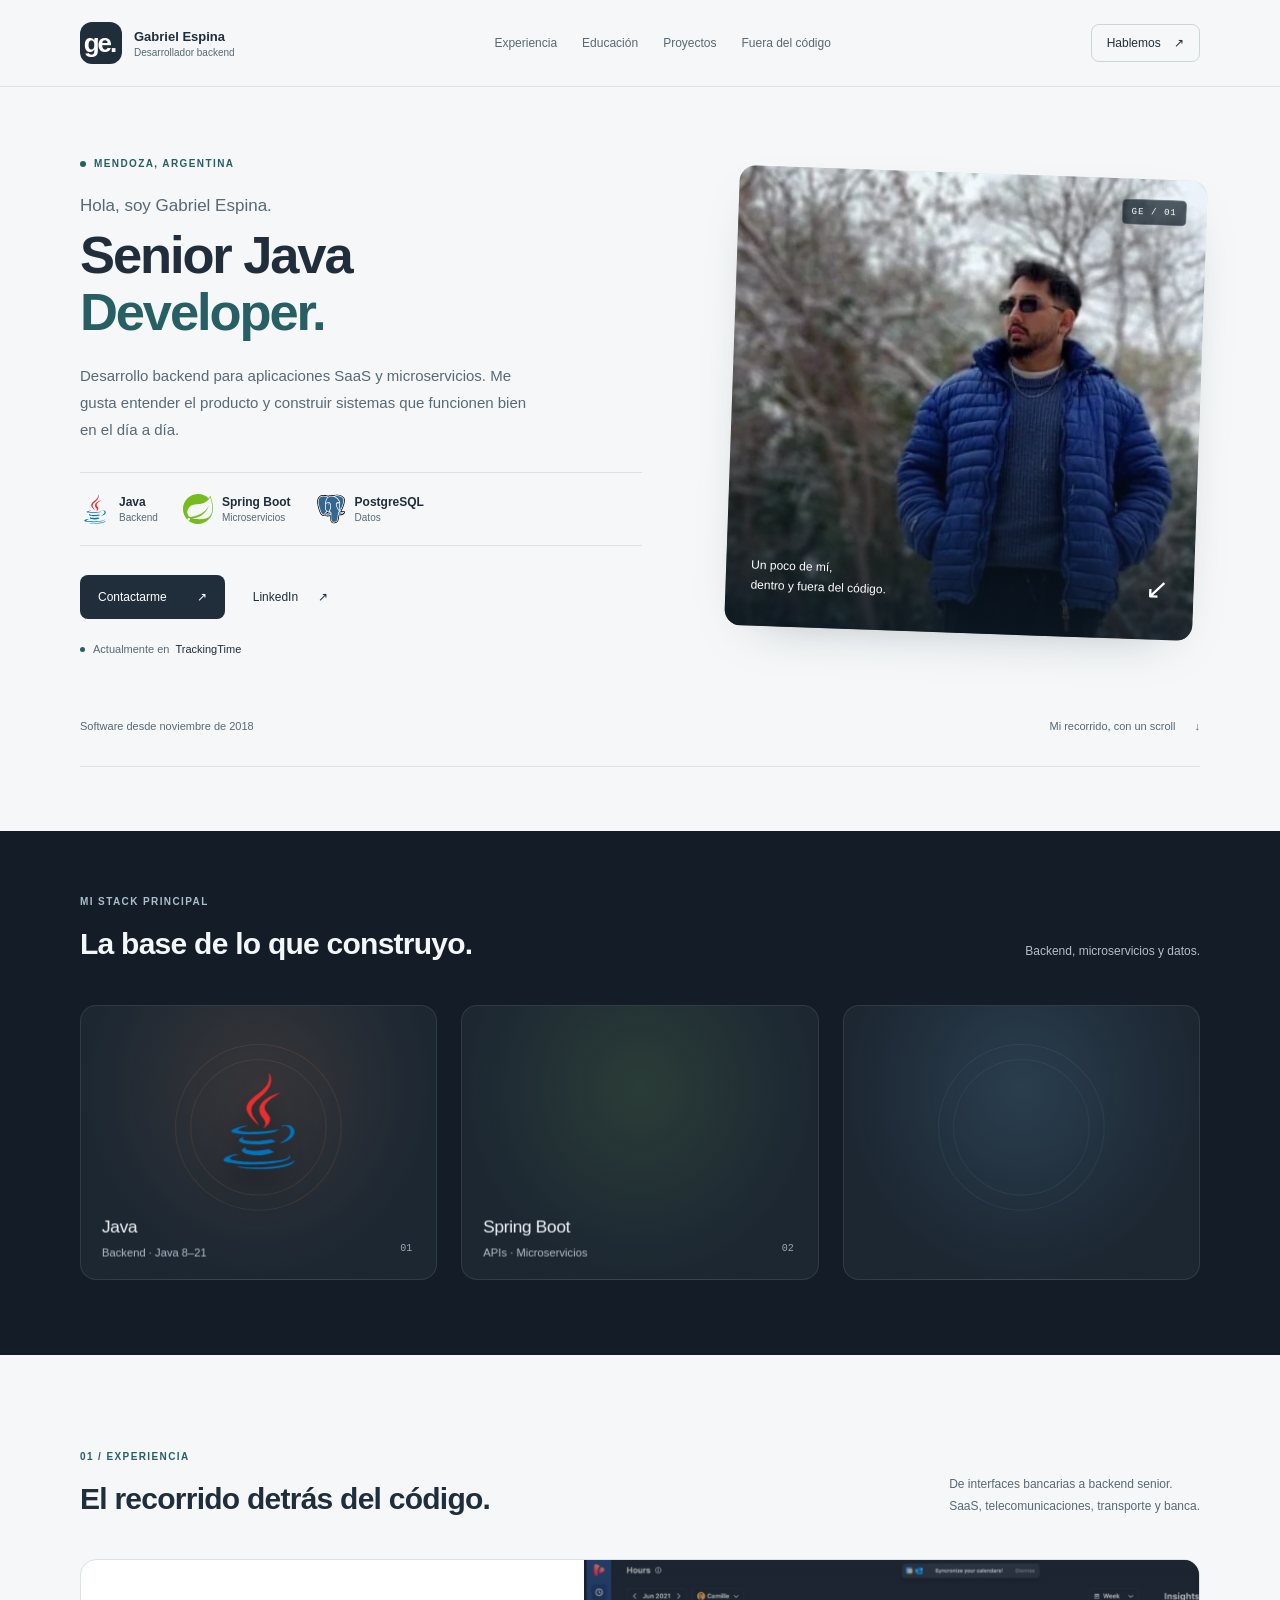
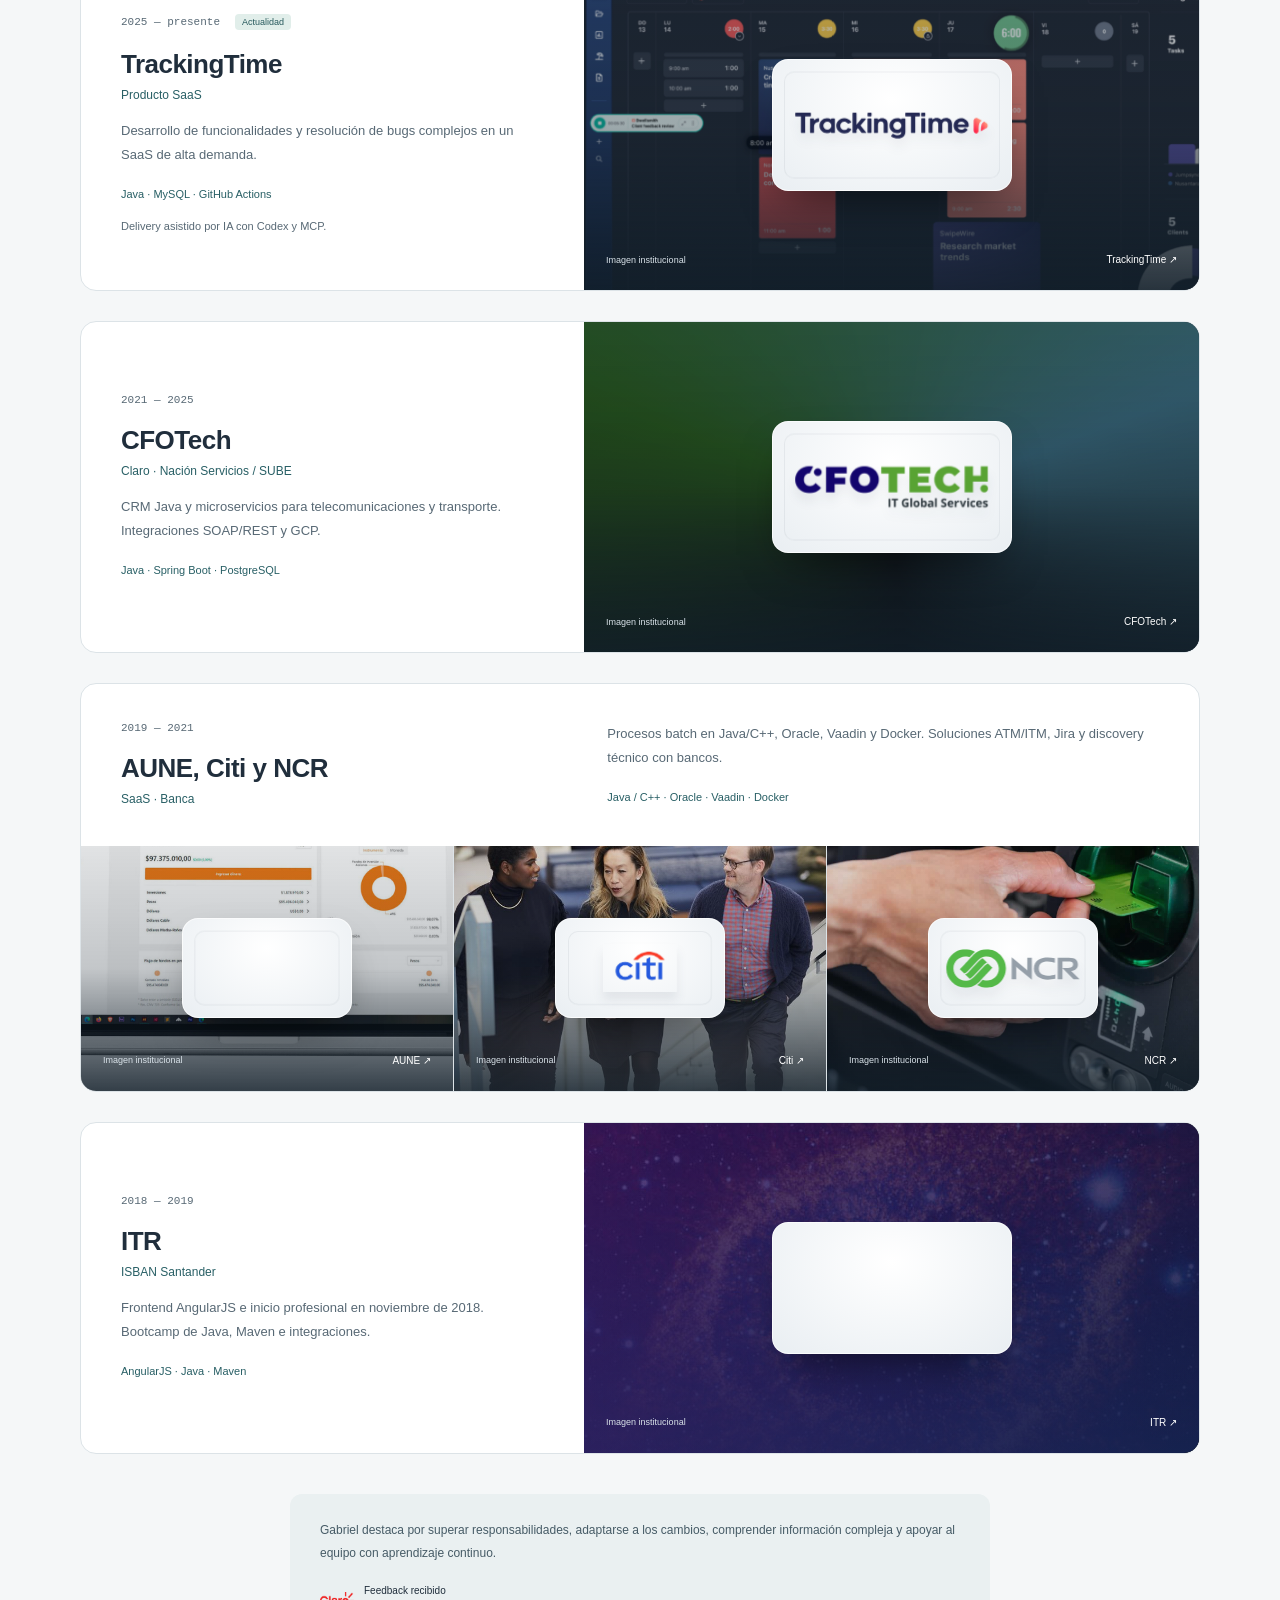
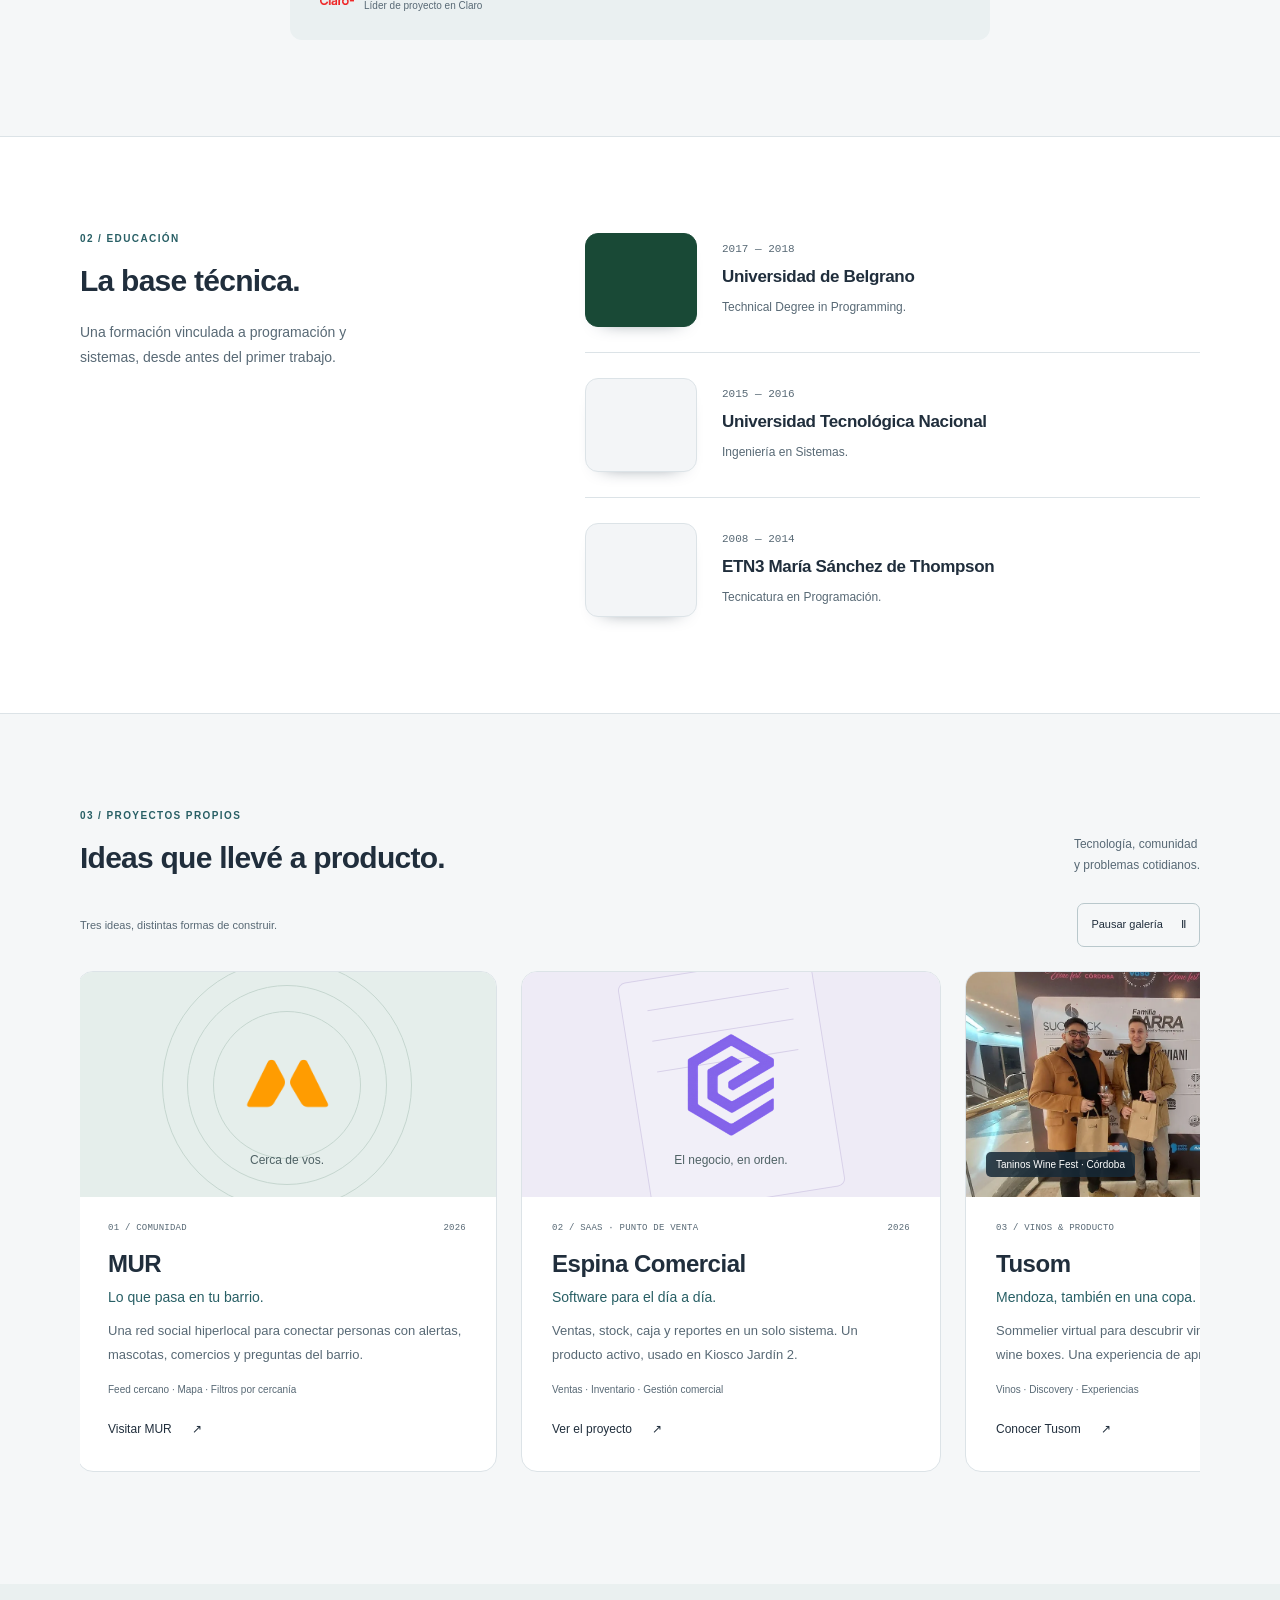
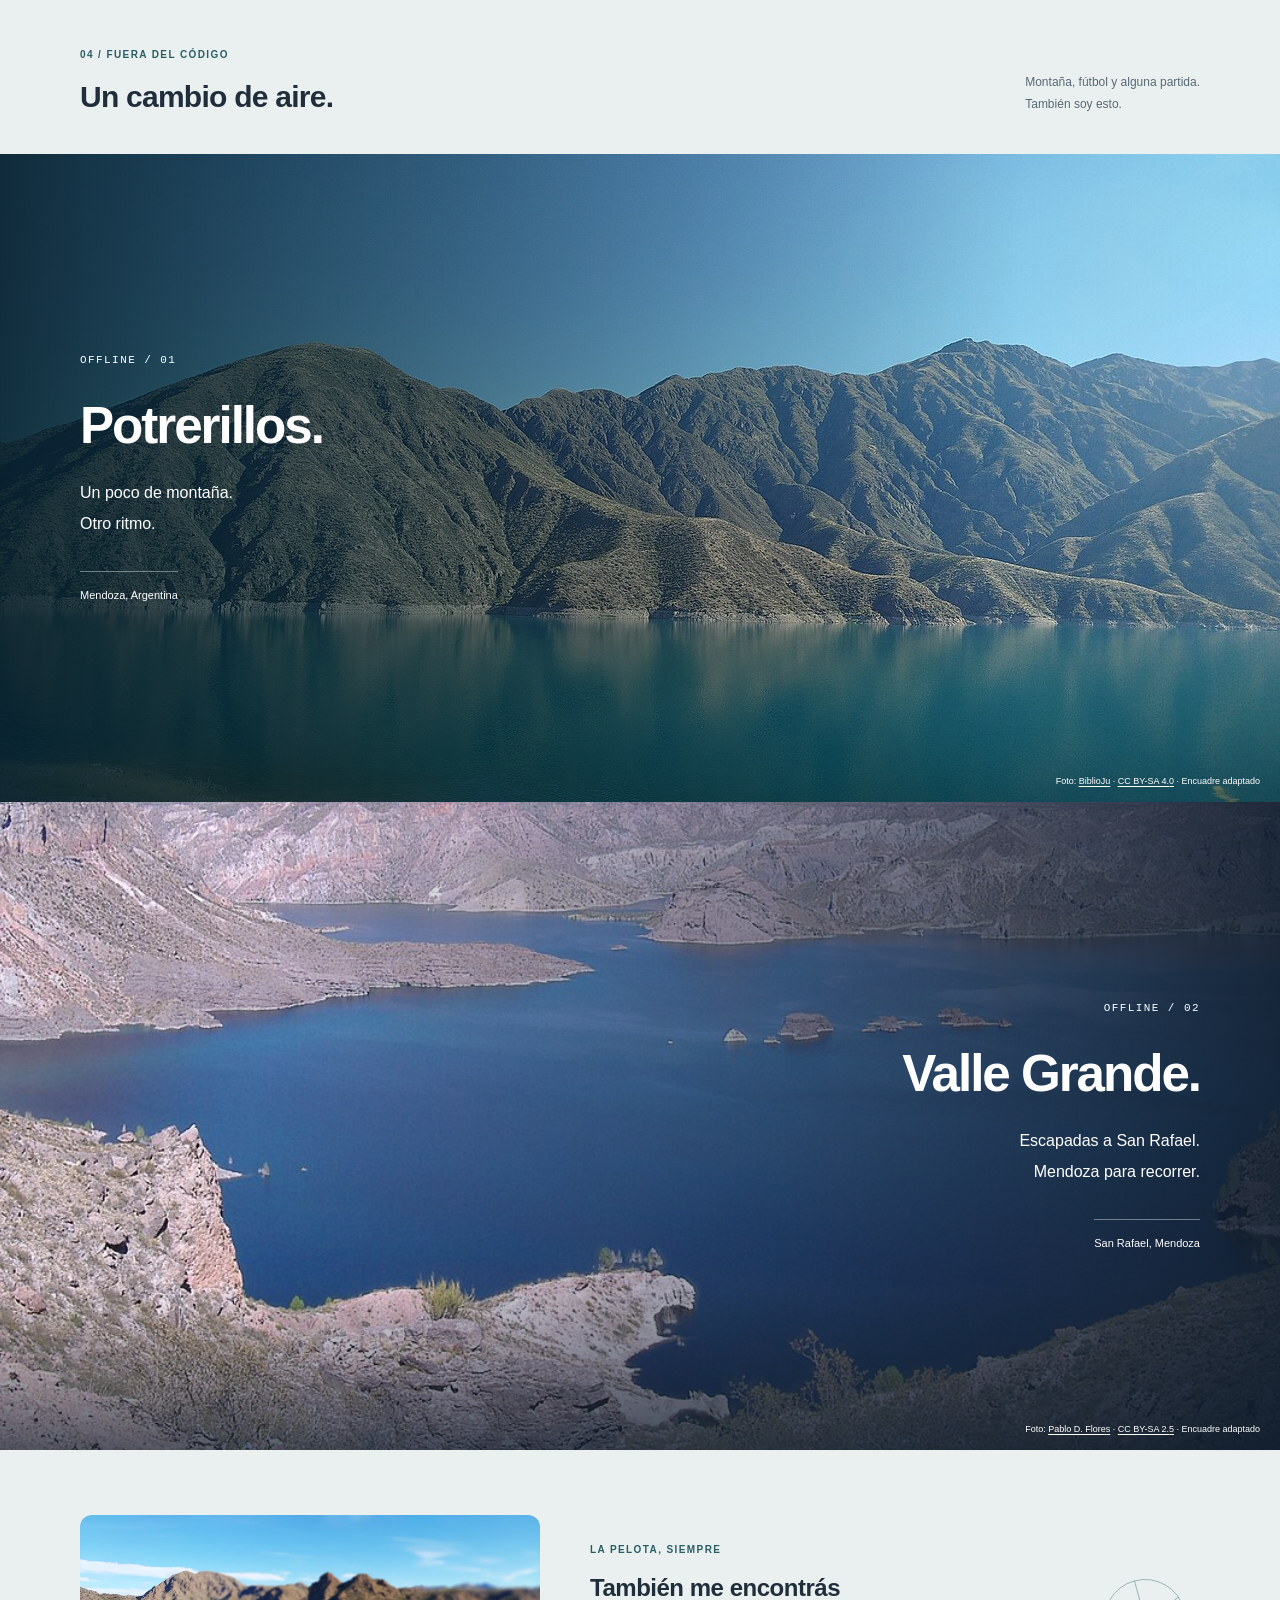
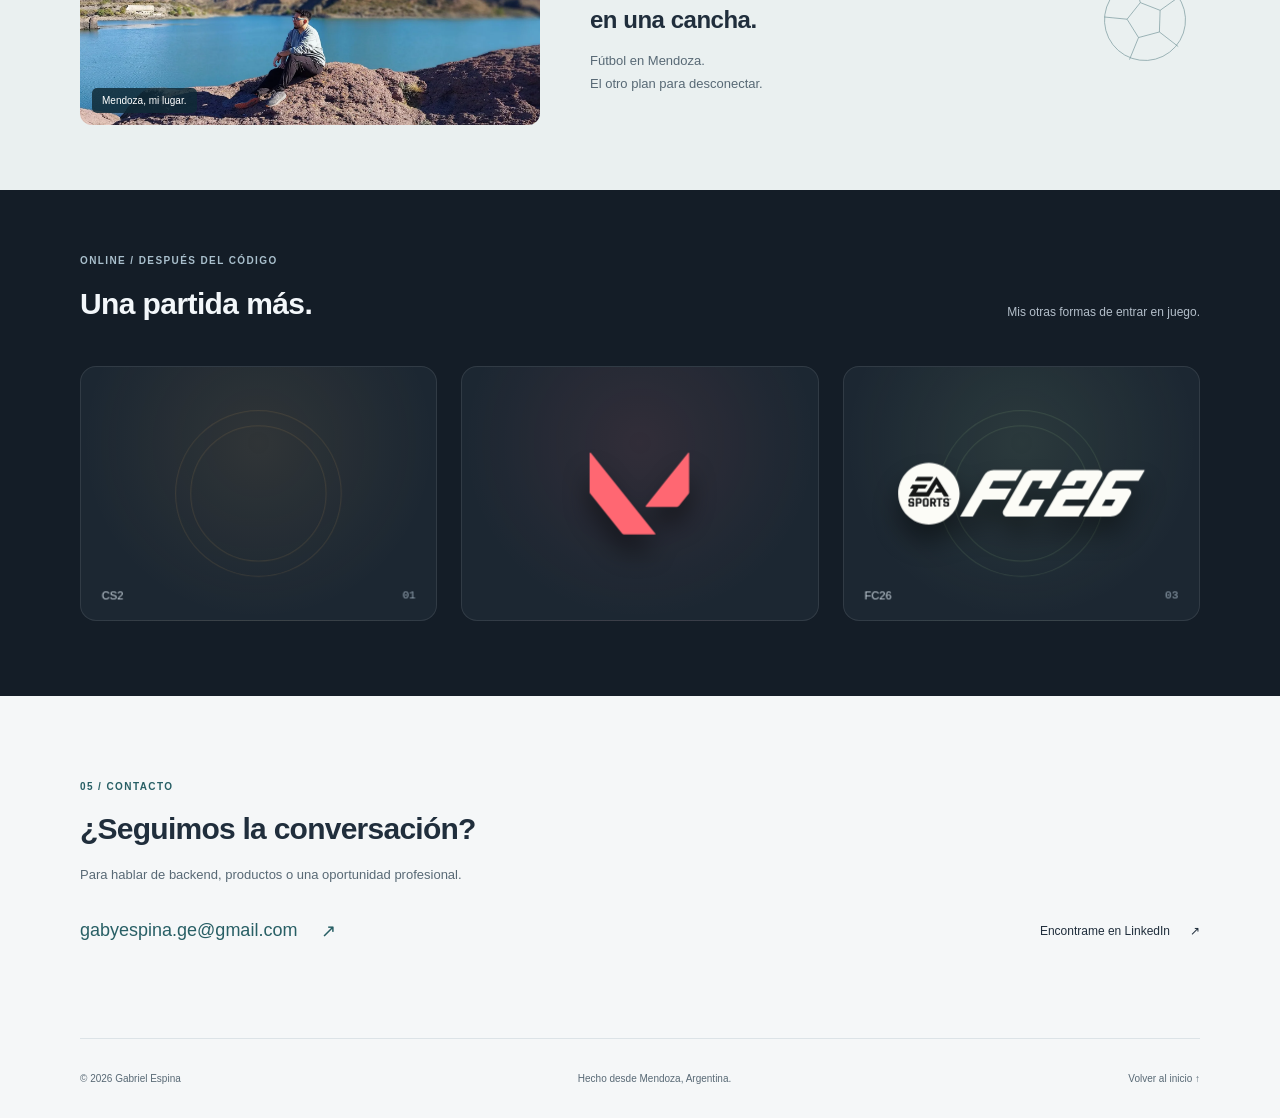
<file: index.html>
<!DOCTYPE html>
<html lang="es">
<head>
  <meta charset="UTF-8">
  <meta name="viewport" content="width=device-width, initial-scale=1">
  <meta name="description" content="Gabriel Espina, Senior Java Developer en Mendoza. Java, Spring Boot y PostgreSQL. Experiencia, educación, proyectos y un poco de la vida fuera del código.">
  <meta name="theme-color" content="#f5f7f8">
  <meta property="og:title" content="Gabriel Espina — Senior Java Developer">
  <meta property="og:description" content="Mi recorrido en backend, mis proyectos y mi vida en Mendoza. Java · Spring Boot · PostgreSQL.">
  <meta property="og:type" content="website">
  <meta property="og:image" content="assets/gabriel-espina-profile.jpg">
  <title>Gabriel Espina — Senior Java Developer</title>
  <link rel="icon" href="assets/favicon.svg" type="image/svg+xml">
  <link rel="preload" href="assets/gabriel-espina-profile.webp" as="image">
  <link rel="stylesheet" href="styles.css">
  <script src="app.js" defer></script>
</head>
<body>
  <a class="skip-link" href="#main">Saltar al contenido</a>
  <div class="reading-progress" aria-hidden="true"></div>
  <header class="site-header">
    <div class="header-inner container">
      <a class="brand" href="#inicio" aria-label="Gabriel Espina, inicio"><span class="brand-mark">ge.</span><span>Gabriel Espina<small>Desarrollador backend</small></span></a>
      <nav aria-label="Secciones del CV">
        <a href="#experiencia">Experiencia</a><a href="#educacion">Educación</a><a href="#proyectos">Proyectos</a><a href="#hobbies">Fuera del código</a>
      </nav>
      <a class="header-contact" href="#contacto">Hablemos <span aria-hidden="true">↗</span></a>
    </div>
  </header>
  <main id="main">
    <section class="hero container chapter" id="inicio" aria-labelledby="hero-title" data-chapter="Perfil">
      <div class="hero-copy">
        <p class="eyebrow"><span class="little-dot" aria-hidden="true"></span> Mendoza, Argentina</p>
        <p class="intro-name">Hola, soy Gabriel Espina.</p>
        <h1 id="hero-title">Senior Java <br><span>Developer.</span></h1>
        <p class="hero-description">Desarrollo backend para aplicaciones SaaS y microservicios. Me gusta entender el producto y construir sistemas que funcionen bien en el día a día.</p>
        <div class="core-stack" aria-label="Tecnologías principales">
          <div data-tilt><span class="stack-symbol tilt-surface"><img src="assets/java-logo.svg" alt="" width="32" height="32"></span><span>Java<small>Backend</small></span></div>
          <div data-tilt><span class="stack-symbol tilt-surface"><img src="assets/spring-logo.svg" alt="" width="32" height="32"></span><span>Spring Boot<small>Microservicios</small></span></div>
          <div data-tilt><span class="stack-symbol tilt-surface"><img src="assets/postgresql-logo.svg" alt="" width="32" height="32"></span><span>PostgreSQL<small>Datos</small></span></div>
        </div>
        <div class="hero-actions"><a class="button" href="mailto:gabyespina.ge@gmail.com">Contactarme <span aria-hidden="true">↗</span></a><a class="text-link" href="https://www.linkedin.com/in/gabiiespina" target="_blank" rel="noopener noreferrer">LinkedIn <span aria-hidden="true">↗</span><span class="sr-only"> (otra pestaña)</span></a></div>
        <p class="current-role"><span aria-hidden="true"></span> Actualmente en <strong>TrackingTime</strong></p>
      </div>
      <figure class="hero-photo">
        <img src="assets/gabriel-espina-profile.webp" alt="Gabriel Espina al aire libre, con campera azul" width="400" height="400" fetchpriority="high">
        <figcaption><span>Un poco de mí, <br><strong>dentro y fuera del código.</strong></span><span class="photo-coordinate" aria-hidden="true">↙</span></figcaption>
        <span class="photo-index" aria-hidden="true">GE / 01</span>
      </figure>
      <div class="hero-footer"><span>Software desde noviembre de 2018</span><a href="#experiencia">Mi recorrido, con un scroll <span aria-hidden="true">↓</span></a></div>
    </section>

    <section class="tech-section" id="tecnologias" aria-labelledby="tech-title"><div class="container">
      <div class="section-heading"><div><p class="eyebrow">Mi stack principal</p><h2 id="tech-title">La base de lo que construyo.</h2></div><p>Backend, microservicios y datos.</p></div>
      <div class="tech-logos">
        <article class="tech-tile java-tile" data-tilt><div class="game-face tech-face tilt-surface"><span class="game-orbit" aria-hidden="true"></span><img src="assets/java-logo.svg" alt="" width="100" height="100" loading="lazy"><div class="tech-caption"><h3>Java</h3><p>Backend · Java 8–21</p></div><span class="tech-index" aria-hidden="true">01</span></div></article>
        <article class="tech-tile spring-tile" data-tilt><div class="game-face tech-face tilt-surface"><span class="game-orbit" aria-hidden="true"></span><img src="assets/spring-logo.svg" alt="" width="100" height="100" loading="lazy"><div class="tech-caption"><h3>Spring Boot</h3><p>APIs · Microservicios</p></div><span class="tech-index" aria-hidden="true">02</span></div></article>
        <article class="tech-tile postgres-tile" data-tilt><div class="game-face tech-face tilt-surface"><span class="game-orbit" aria-hidden="true"></span><img src="assets/postgresql-logo.svg" alt="" width="100" height="100" loading="lazy"><div class="tech-caption"><h3>PostgreSQL</h3><p>Datos · Persistencia</p></div><span class="tech-index" aria-hidden="true">03</span></div></article>
      </div>
    </div></section>

    <section class="experience-section section container chapter" id="experiencia" aria-labelledby="experience-title" data-chapter="Experiencia">
      <div class="section-heading reveal"><div><p class="eyebrow">01 / Experiencia</p><h2 id="experience-title">El recorrido detrás del código.</h2></div><p>De interfaces bancarias a backend senior.<br>SaaS, telecomunicaciones, transporte y banca.</p></div>
      <div class="career-story">
        <article class="career-panel" data-step id="trabajo-trackingtime">
          <div class="career-copy reveal"><div class="entry-top"><p class="date">2025 — presente</p><span class="current-label">Actualidad</span></div><h3>TrackingTime</h3><p class="entry-context">Producto SaaS</p><p>Desarrollo de funcionalidades y resolución de bugs complejos en un SaaS de alta demanda.</p><p class="career-tools">Java · MySQL · GitHub Actions</p><p class="career-note">Delivery asistido por IA con Codex y MCP.</p></div>
          <figure class="employer-scene trackingtime-scene" data-parallax data-tilt>
  <img class="employer-image" src="assets/trackingtime-product.png" alt="Interfaz de seguimiento de horas publicada por TrackingTime" width="960" height="540" loading="lazy" decoding="async">
  <div class="employer-logo tilt-surface"><span class="employer-orbit" aria-hidden="true"></span><img src="assets/trackingtime-logo.svg" alt="TrackingTime" width="200" height="70" loading="lazy"></div>
  <figcaption><span>Imagen institucional</span><a href="https://trackingtime.co/" target="_blank" rel="noopener noreferrer" aria-label="TrackingTime, sitio oficial (otra pestaña)">TrackingTime <span aria-hidden="true">↗</span></a></figcaption>
</figure>
        </article>
        <article class="career-panel" data-step id="trabajo-cfotech">
          <div class="career-copy reveal"><p class="date">2021 — 2025</p><h3>CFOTech</h3><p class="entry-context">Claro · Nación Servicios / SUBE</p><p>CRM Java y microservicios para telecomunicaciones y transporte. Integraciones SOAP/REST y GCP.</p><p class="career-tools">Java · Spring Boot · PostgreSQL</p></div>
          <figure class="employer-scene cfotech-scene" data-parallax data-tilt>
  <img class="employer-image" src="assets/cfotech-banner.png" alt="Fondo de la identidad visual de CFOTech" width="960" height="540" loading="lazy" decoding="async">
  <div class="employer-logo tilt-surface"><span class="employer-orbit" aria-hidden="true"></span><img src="assets/cfotech-logo.png" alt="CFOTech" width="200" height="70" loading="lazy"></div>
  <figcaption><span>Imagen institucional</span><a href="https://www.cfotechlatam.com/" target="_blank" rel="noopener noreferrer" aria-label="CFOTech, sitio oficial (otra pestaña)">CFOTech <span aria-hidden="true">↗</span></a></figcaption>
</figure>
        </article>
        <article class="career-cluster" data-step id="trabajo-banca">
          <div class="career-copy reveal"><div><p class="date">2019 — 2021</p><h3>AUNE, Citi y NCR</h3><p class="entry-context">SaaS · Banca</p></div><div><p>Procesos batch en Java/C++, Oracle, Vaadin y Docker. Soluciones ATM/ITM, Jira y discovery técnico con bancos.</p><p class="career-tools">Java / C++ · Oracle · Vaadin · Docker</p></div></div>
          <div class="banking-scenes">
            <figure class="employer-scene aune-scene" data-parallax data-tilt>
  <img class="employer-image" src="assets/aune-banner.jpg" alt="Presentación de Virtual Broker en el sitio institucional de AUNE" width="960" height="540" loading="lazy" decoding="async">
  <div class="employer-logo tilt-surface"><span class="employer-orbit" aria-hidden="true"></span><img src="assets/aune-logo.png" alt="AUNE" width="200" height="70" loading="lazy"></div>
  <figcaption><span>Imagen institucional</span><a href="https://aunesa.com/" target="_blank" rel="noopener noreferrer" aria-label="AUNE, sitio oficial (otra pestaña)">AUNE <span aria-hidden="true">↗</span></a></figcaption>
</figure>
            <figure class="employer-scene citi-scene" data-parallax data-tilt>
  <img class="employer-image" src="assets/citi-banner.jpg" alt="Fotografía institucional publicada por Citi" width="960" height="540" loading="lazy" decoding="async">
  <div class="employer-logo tilt-surface"><span class="employer-orbit" aria-hidden="true"></span><img src="assets/citi-logo.jpg" alt="Citi" width="200" height="70" loading="lazy"></div>
  <figcaption><span>Imagen institucional</span><a href="https://www.citigroup.com/" target="_blank" rel="noopener noreferrer" aria-label="Citi, sitio oficial (otra pestaña)">Citi <span aria-hidden="true">↗</span></a></figcaption>
</figure>
            <figure class="employer-scene ncr-scene" data-parallax data-tilt>
  <img class="employer-image" src="assets/ncr-banner.jpg" alt="Cajero automático, imagen institucional de NCR Atleos" width="960" height="540" loading="lazy" decoding="async">
  <div class="employer-logo tilt-surface"><span class="employer-orbit" aria-hidden="true"></span><img src="assets/ncr-logo.svg" alt="NCR" width="200" height="70" loading="lazy"></div>
  <figcaption><span>Imagen institucional</span><a href="https://www.ncratleos.com/" target="_blank" rel="noopener noreferrer" aria-label="NCR, sitio oficial (otra pestaña)">NCR <span aria-hidden="true">↗</span></a></figcaption>
</figure>
          </div>
        </article>
        <article class="career-panel" data-step id="trabajo-itr">
          <div class="career-copy reveal"><p class="date">2018 — 2019</p><h3>ITR</h3><p class="entry-context">ISBAN Santander</p><p>Frontend AngularJS e inicio profesional en noviembre de 2018. Bootcamp de Java, Maven e integraciones.</p><p class="career-tools">AngularJS · Java · Maven</p></div>
          <figure class="employer-scene itr-scene" data-parallax data-tilt>
  <img class="employer-image" src="assets/itr-banner.jpg" alt="Imagen del universo utilizada en el sitio institucional de ITR" width="960" height="540" loading="lazy" decoding="async">
  <div class="employer-logo tilt-surface"><span class="employer-orbit" aria-hidden="true"></span><img src="assets/itr-logo.png" alt="ITR" width="200" height="70" loading="lazy"></div>
  <figcaption><span>Imagen institucional</span><a href="https://www.itrsa.com.ar/" target="_blank" rel="noopener noreferrer" aria-label="ITR, sitio oficial (otra pestaña)">ITR <span aria-hidden="true">↗</span></a></figcaption>
</figure>
        </article>
      </div>
      <figure class="feedback reveal"><blockquote>Gabriel destaca por superar responsabilidades, adaptarse a los cambios, comprender información compleja y apoyar al equipo con aprendizaje continuo.</blockquote><figcaption><img src="assets/claro-logo.png" alt="Claro" width="38" height="38" loading="lazy"><span>Feedback recibido<small>Líder de proyecto en Claro</small></span></figcaption></figure>
    </section>

    <section class="education-band chapter" id="educacion" aria-labelledby="education-title" data-chapter="Educación"><div class="section container education-layout">
      <div class="section-intro reveal"><p class="eyebrow">02 / Educación</p><h2 id="education-title">La base técnica.</h2><p>Una formación vinculada a programación y sistemas, desde antes del primer trabajo.</p></div>
      <div class="education-list">
        <article class="education-entry reveal" data-tilt><a class="institution-logo tilt-surface belgrano" href="https://ub.edu.ar/" target="_blank" rel="noopener noreferrer" aria-label="Universidad de Belgrano, sitio oficial (otra pestaña)"><img src="assets/ub-logo.svg" alt="" width="108" height="60" loading="lazy"></a><div><p class="date">2017 — 2018</p><h3>Universidad de Belgrano</h3><p>Technical Degree in Programming.</p></div></article>
        <article class="education-entry reveal" data-tilt><a class="institution-logo tilt-surface" href="https://utn.edu.ar/es/" target="_blank" rel="noopener noreferrer" aria-label="Universidad Tecnológica Nacional, sitio oficial (otra pestaña)"><img class="utn-mark" src="assets/utn-logo.svg" alt="" width="60" height="72" loading="lazy"></a><div><p class="date">2015 — 2016</p><h3>Universidad Tecnológica Nacional</h3><p>Ingeniería en Sistemas.</p></div></article>
        <article class="education-entry reveal" data-tilt><a class="institution-logo tilt-surface" href="https://www.msthompson.edu.ar/" target="_blank" rel="noopener noreferrer" aria-label="Escuela Técnica N° 3 María Sánchez de Thompson, sitio oficial (otra pestaña)"><img src="assets/thompson-logo.png" alt="" width="72" height="72" loading="lazy"></a><div><p class="date">2008 — 2014</p><h3>ETN3 María Sánchez de Thompson</h3><p>Tecnicatura en Programación.</p></div></article>
      </div>
    </div></section>

    <section class="projects-section section container chapter" id="proyectos" aria-labelledby="projects-title" data-chapter="Proyectos">
      <div class="section-heading reveal"><div><p class="eyebrow">03 / Proyectos propios</p><h2 id="projects-title">Ideas que llevé a producto.</h2></div><p>Tecnología, comunidad <br>y problemas cotidianos.</p></div>
      <div class="gallery-toolbar"><p>Tres ideas, distintas formas de construir.</p><button class="gallery-toggle" type="button" aria-pressed="false" aria-controls="project-gallery">Pausar galería <span aria-hidden="true">Ⅱ</span></button></div>
      <div class="project-gallery" id="project-gallery" role="region" aria-label="Galería de proyectos"><div class="project-track"><div class="project-group">
        <article class="project-card" id="mur" style="--index:0"><div class="project-art mur-art" data-tilt><div class="map-lines" aria-hidden="true"></div><img class="tilt-surface" src="assets/mur-logo.png" alt="MUR" width="180" height="150" loading="lazy"><span class="art-caption">Cerca de vos.</span></div><div class="project-copy"><div class="project-meta"><span>01 / Comunidad</span><span>2026</span></div><h3>MUR</h3><p class="project-lead">Lo que pasa en tu barrio.</p><p>Una red social hiperlocal para conectar personas con alertas, mascotas, comercios y preguntas del barrio.</p><p class="project-features">Feed cercano · Mapa · Filtros por cercanía</p><a class="text-link" href="https://mur.olvidaftech.com/" target="_blank" rel="noopener noreferrer">Visitar MUR <span aria-hidden="true">↗</span><span class="sr-only"> (otra pestaña)</span></a></div></article>
        <article class="project-card" id="espina-comercial" style="--index:1"><div class="project-art espina-art" data-tilt><div class="receipt-lines" aria-hidden="true"><span></span><span></span><span></span></div><img class="tilt-surface" src="assets/espina-comercial-logo.png" alt="Espina Comercial" width="160" height="150" loading="lazy"><span class="art-caption">El negocio, en orden.</span></div><div class="project-copy"><div class="project-meta"><span>02 / SaaS · Punto de venta</span><span>2026</span></div><h3>Espina Comercial</h3><p class="project-lead">Software para el día a día.</p><p>Ventas, stock, caja y reportes en un solo sistema. Un producto activo, usado en Kiosco Jardín 2.</p><p class="project-features">Ventas · Inventario · Gestión comercial</p><a class="text-link" href="https://www.espinacomercial.com/" target="_blank" rel="noopener noreferrer">Ver el proyecto <span aria-hidden="true">↗</span><span class="sr-only"> (otra pestaña)</span></a></div></article>
        <article class="project-card" id="tusom" style="--index:2"><div class="project-art tusom-art"><img src="assets/tusom-taninos-cordoba.webp" alt="Gabriel Espina en Taninos Wine Fest Córdoba" width="1100" height="825" loading="lazy"><img class="tusom-badge" src="assets/tusom-logo.png" alt="Tusom" width="64" height="64" loading="lazy"><span class="photo-tag">Taninos Wine Fest · Córdoba</span></div><div class="project-copy"><div class="project-meta"><span>03 / Vinos & producto</span></div><h3>Tusom</h3><p class="project-lead">Mendoza, también en una copa.</p><p>Sommelier virtual para descubrir vinos, bodegas, eventos y wine boxes. Una experiencia de aprendizaje de producto.</p><p class="project-features">Vinos · Discovery · Experiencias</p><a class="text-link" href="https://www.instagram.com/tusom.vinos/" target="_blank" rel="noopener noreferrer">Conocer Tusom <span aria-hidden="true">↗</span><span class="sr-only"> (Instagram, otra pestaña)</span></a></div></article>
      </div></div></div>
    </section>

    <section class="hobbies-band chapter" id="hobbies" aria-labelledby="hobbies-title" data-chapter="Fuera del código">
      <div class="section-heading container personal-heading"><div><p class="eyebrow">04 / Fuera del código</p><h2 id="hobbies-title">Un cambio de aire.</h2></div><p>Montaña, fútbol y alguna partida. <br>También soy esto.</p></div>
      <div class="landscape-scene" data-parallax>
        <img class="scene-image" src="assets/potrerillos.jpg" alt="El agua turquesa del embalse Potrerillos, rodeada de montañas" width="1280" height="960" loading="lazy" decoding="async">
        <div class="scene-content container"><p class="scene-kicker">Offline / 01</p><h3>Potrerillos.</h3><p>Un poco de montaña. <br>Otro ritmo.</p><span class="scene-location">Mendoza, Argentina</span></div>
        <p class="scene-credit">Foto: <a href="https://commons.wikimedia.org/wiki/File:Embalse_Potrerillos,_sobre_el_r%C3%ADo_Mendoza_01.jpg" target="_blank" rel="noopener noreferrer">BiblioJu</a> · <a href="https://creativecommons.org/licenses/by-sa/4.0/" target="_blank" rel="noopener noreferrer">CC BY-SA 4.0</a> · Encuadre adaptado</p>
      </div>
      <div class="landscape-scene valle-scene" data-parallax>
        <img class="scene-image" src="assets/valle-grande.jpg" alt="Vista panorámica del embalse Valle Grande y el cañón del Atuel" width="1280" height="646" loading="lazy" decoding="async">
        <div class="scene-content container"><p class="scene-kicker">Offline / 02</p><h3>Valle Grande.</h3><p>Escapadas a San Rafael. <br>Mendoza para recorrer.</p><span class="scene-location">San Rafael, Mendoza</span></div>
        <p class="scene-credit">Foto: <a href="https://commons.wikimedia.org/wiki/File:Embalse_Valle_Grande_(panorama).jpg" target="_blank" rel="noopener noreferrer">Pablo D. Flores</a> · <a href="https://creativecommons.org/licenses/by-sa/2.5/" target="_blank" rel="noopener noreferrer">CC BY-SA 2.5</a> · Encuadre adaptado</p>
      </div>
      <div class="personal-interlude container"><figure><img src="assets/gabriel-mendoza-landscape.webp" alt="Gabriel junto a un lago entre montañas en Mendoza" width="1680" height="756" loading="lazy"><figcaption>Mendoza, mi lugar.</figcaption></figure><div class="reveal"><p class="eyebrow">La pelota, siempre</p><h3>También me encontrás <br>en una cancha.</h3><p>Fútbol en Mendoza. <br>El otro plan para desconectar.</p></div><svg class="football" viewBox="0 0 100 100" fill="none" aria-hidden="true"><circle cx="50" cy="50" r="45"/><path d="m50 30 19 14-7 23H38l-7-23 19-14Zm0 0V5m19 39 24-9M62 67l16 21M38 67 22 88m9-44L7 35"/></svg></div>
      <div class="online-section"><div class="container"><div class="section-heading"><div><p class="eyebrow">Online / Después del código</p><h3>Una partida más.</h3></div><p>Mis otras formas de entrar en juego.</p></div>
        <div class="game-logos">
          <figure class="game-tile cs2-tile" data-tilt><div class="game-face tilt-surface"><span class="game-orbit" aria-hidden="true"></span><img src="assets/cs2-logo.svg" alt="Counter-Strike 2" width="220" height="105" loading="lazy"><figcaption><span>CS2</span><span aria-hidden="true">01</span></figcaption></div></figure>
          <figure class="game-tile valorant-tile" data-tilt><div class="game-face tilt-surface"><span class="game-orbit" aria-hidden="true"></span><img src="assets/valorant-logo.svg" alt="" width="110" height="110" loading="lazy"><figcaption><span>Valorant</span><span aria-hidden="true">02</span></figcaption></div></figure>
          <figure class="game-tile fc-tile" data-tilt><div class="game-face tilt-surface"><span class="game-orbit" aria-hidden="true"></span><img src="assets/fc26-logo.svg" alt="EA Sports FC26" width="240" height="110" loading="lazy"><figcaption><span>FC26</span><span aria-hidden="true">03</span></figcaption></div></figure>
        </div>
      </div></div>
    </section>
    <section class="contact-section container chapter" id="contacto" aria-labelledby="contact-title" data-chapter="Contacto"><div class="contact-copy reveal"><p class="eyebrow">05 / Contacto</p><h2 id="contact-title">¿Seguimos la conversación?</h2><p>Para hablar de backend, productos o una oportunidad profesional.</p><a class="email-link" href="mailto:gabyespina.ge@gmail.com">gabyespina.ge@gmail.com <span aria-hidden="true">↗</span></a></div><a class="contact-social text-link" href="https://www.linkedin.com/in/gabiiespina" target="_blank" rel="noopener noreferrer">Encontrame en LinkedIn <span aria-hidden="true">↗</span><span class="sr-only"> (otra pestaña)</span></a></section>
  </main>
  <footer class="site-footer container"><p>© <span id="current-year">2026</span> Gabriel Espina</p><span>Hecho desde Mendoza, Argentina.</span><a href="#inicio">Volver al inicio ↑</a></footer>
</body>
</html>
</file>
<file: styles.css>
:root {
  --bg: #f5f7f8;
  --surface: #fff;
  --ink: #202e3c;
  --muted: #586975;
  --accent: #285f65;
  --line: #dce3e7;
  --ease: cubic-bezier(.22,1,.36,1);
  font-family: 'Segoe UI', Arial, sans-serif;
  color: var(--ink);
  background: var(--bg);
  color-scheme: light;
}
* { box-sizing: border-box; }
html { scroll-behavior: smooth; scroll-padding-top: 108px; }
body { margin: 0; }
a { color: inherit; text-decoration: none; touch-action: manipulation; }
img { display: block; max-width: 100%; }
h1,h2,h3,p,figure { margin: 0; }
h1,h2,h3 { font-weight: 600; }
::selection { background: #cee2de; color: #183a3e; }
:focus-visible { outline: 2px solid var(--accent); outline-offset: 5px; }
.container { width: min(1120px, calc(100% - 96px)); margin-inline: auto; }
.sr-only { position: absolute; width: 1px; height: 1px; overflow: hidden; clip-path: inset(50%); white-space: nowrap; }
.skip-link { position: fixed; left: 12px; top: 8px; z-index: 100; padding: 12px; background: var(--ink); color: white; transform: translateY(-150%); }
.skip-link:focus { transform: none; }
.reading-progress { position: fixed; inset: 0 0 auto; height: 3px; background: var(--accent); transform: scaleX(var(--reading,0)); transform-origin: left; z-index: 51; pointer-events: none; }
.site-header { position: sticky; top: 0; z-index: 50; background: rgba(245,247,248,.96); border-bottom: 1px solid var(--line); }
.header-inner { min-height: 86px; display: flex; align-items: center; justify-content: space-between; gap: 25px; }
.brand { display: flex; align-items: center; gap: 12px; font-size: 13px; font-weight: 600; flex-shrink: 0; }
.brand-mark { font-size: 26px; letter-spacing: -2px; background: var(--ink); color: white; width: 42px; height: 42px; display: grid; place-items: center; border-radius: 12px; padding-right: 3px; }
.brand small { display: block; font-size: 10px; color: var(--muted); margin-top: 3px; font-weight: 400; }
nav { display: flex; gap: 25px; align-items: center; }
nav a { font-size: 12px; padding-block: 32px; position: relative; color: var(--muted); white-space: nowrap; }
nav a::after { content: ''; position: absolute; bottom: 19px; left: 0; right: 0; height: 2px; background: var(--accent); transform: scaleX(0); transform-origin: left; transition: transform .35s var(--ease); }
nav a:hover,nav a[aria-current] { color: var(--accent); }
nav a:hover::after,nav a[aria-current]::after { transform: scaleX(1); }
.header-contact { font-size: 12px; padding: 11px 15px; border: 1px solid #c9d7d9; border-radius: 8px; white-space: nowrap; }
.header-contact span { margin-left: 10px; }
.header-contact:hover { background: #e3ecec; }
.eyebrow { text-transform: uppercase; font-size: 10px; letter-spacing: .14em; font-weight: 600; color: var(--accent); display: flex; align-items: center; gap: 8px; }
.little-dot { width: 6px; height: 6px; border-radius: 50%; background: currentColor; display: inline-block; }
.hero { display: grid; grid-template-columns: 1.2fr 1fr; column-gap: 90px; padding-top: 64px; }
.hero-copy { padding-top: 7px; }
.intro-name { font-size: 17px; margin: 27px 0 11px; color: var(--muted); }
h1 { font-size: clamp(38px,4.1vw,54px); line-height: 1.08; letter-spacing: -.04em; }
h1 span { color: var(--accent); }
.hero-description { font-size: 15px; line-height: 1.8; color: var(--muted); max-width: 450px; margin-top: 22px; }
.core-stack { display: flex; gap: 25px; margin: 29px 0; padding-block: 21px; border-top: 1px solid var(--line); border-bottom: 1px solid var(--line); }
.core-stack>div { display: flex; gap: 9px; align-items: center; font-size: 12px; font-weight: 600; }
.core-stack small { display: block; font-size: 10px; font-weight: 400; color: var(--muted); margin-top: 3px; }
.stack-symbol { display: grid; place-items: center; width: 30px; height: 30px; flex-shrink: 0; }
.java { color: #ac492a; font-family: Georgia,serif; font-size: 25px; font-style: italic; }
.spring { color: #3b7044; }
.postgres { color: #3b6381; }
.hero-actions { display: flex; align-items: center; gap: 28px; }
.button { padding: 13px 18px; background: var(--ink); color: white; font-size: 12px; border-radius: 8px; display: inline-flex; align-items: center; gap: 30px; min-height: 44px; transition: background .25s,transform .35s var(--ease); }
.button:hover { background: var(--accent); transform: translateY(-2px); }
.text-link { font-size: 12px; display: inline-flex; gap: 20px; align-items: center; min-height: 44px; }
.text-link:hover { text-decoration: underline; text-underline-offset: 5px; }
.text-link span[aria-hidden],.button span,.email-link span { display: inline-block; transition: transform .35s var(--ease); }
.text-link:hover span[aria-hidden],.button:hover span,.email-link:hover span { transform: translate(2px,-2px); }
.current-role { display: flex; gap: 6px; align-items: center; font-size: 11px; margin-top: 24px; color: var(--muted); }
.current-role>span { width: 5px; height: 5px; background: var(--accent); border-radius: 50%; margin-right: 2px; }
.current-role strong { font-weight: 500; color: var(--ink); }
.hero-photo { position: relative; min-width: 0; align-self: center; height: 460px; border-radius: 16px; overflow: hidden; background: #d2dfe3; transform: rotate(2deg); box-shadow: 0 18px 55px -35px #24374780; }
.hero-photo>img { width: 100%; height: 100%; object-fit: cover; object-position: center 40%; transform: scale(1.06) translateY(var(--photo-shift,0px)); }
.hero-photo::after { content: ''; position: absolute; inset: 50% 0 0; background: linear-gradient(transparent,rgba(12,25,36,.8)); pointer-events: none; }
.hero-photo figcaption { position: absolute; inset: auto 25px 27px; display: flex; align-items: center; justify-content: space-between; color: white; z-index: 1; font-size: 12px; line-height: 1.65; }
.hero-photo strong { font-weight: 500; }
.photo-coordinate { font-size: 28px; }
.photo-index { position: absolute; top: 20px; right: 20px; background: rgba(16,30,40,.72); color: white; border: 1px solid #ffffff45; border-radius: 5px; padding: 7px 9px; font-family: monospace; font-size: 9px; letter-spacing: .12em; }
.hero-footer { grid-column: 1/-1; display: flex; align-items: center; justify-content: space-between; border-bottom: 1px solid var(--line); margin-top: 55px; padding-bottom: 24px; font-size: 11px; color: var(--muted); }
.hero-footer a { padding: 10px 0; }
.hero-footer a span { margin-left: 16px; }
.section { padding-block: 96px; }
h2 { font-size: 30px; line-height: 1.25; letter-spacing: -.025em; }
h3 { font-size: 20px; line-height: 1.35; letter-spacing: -.02em; }
.section-intro .eyebrow,.section-heading .eyebrow,.contact-copy .eyebrow { margin-bottom: 18px; }
.section-intro>p:not(.eyebrow) { font-size: 14px; line-height: 1.8; color: var(--muted); margin-top: 20px; max-width: 275px; }
.experience-section,.education-layout { display: grid; grid-template-columns: .8fr 1.2fr; gap: 95px; }
.sticky-intro { position: sticky; top: 140px; align-self: start; }
.experience-note { display: flex; align-items: center; gap: 18px; margin-top: 32px; font-size: 11px; line-height: 1.8; color: var(--muted); }
.note-symbol { width: 42px; height: 42px; border: 1px solid var(--line); border-radius: 10px; font-family: monospace; display: grid; place-items: center; font-size: 17px; color: var(--accent); }
.career-timeline { border-left: 1px solid #cad8da; padding-left: 32px; margin-top: 4px; }
.career-entry { position: relative; padding-bottom: 43px; }
.timeline-dot { position: absolute; top: 4px; left: -37px; width: 9px; height: 9px; border-radius: 50%; background: #b1c1c5; box-shadow: 0 0 0 6px var(--bg); transition: background .3s,box-shadow .3s; }
.career-entry.is-current .timeline-dot { background: var(--accent); box-shadow: 0 0 0 6px #e1ebec; }
.date { font-family: 'Courier New',monospace; font-size: 11px; color: var(--muted); }
.entry-top { display: flex; align-items: center; gap: 15px; }
.current-label { font-size: 9px; color: #27595c; padding: 3px 7px; border-radius: 4px; background: #e1eeea; }
.career-entry h3 { margin-top: 13px; }
.entry-context { color: var(--accent); font-size: 12px; margin-top: 6px; }
.career-entry>p:not(.date):not(.entry-context) { color: var(--muted); font-size: 13px; line-height: 1.8; margin-top: 13px; }
.career-entry .entry-footnote { font-size: 11px!important; }
.feedback { padding: 22px; background: #eaf0f1; border-radius: 12px; }
.feedback blockquote { margin: 0; font-size: 12px; line-height: 1.9; color: #465b66; }
.feedback figcaption { display: flex; gap: 10px; align-items: center; margin-top: 17px; font-size: 10px; }
.feedback figcaption img { object-fit: contain; width: 34px; height: 34px; }
.feedback small { display: block; color: var(--muted); font-size: 10px; margin-top: 4px; }
.education-band { background: #fff; border-block: 1px solid var(--line); }
.education-entry { display: flex; gap: 23px; padding: 25px 0; border-bottom: 1px solid var(--line); }
.education-entry:first-child { padding-top: 0; }
.education-entry:last-child { border-bottom: 0; padding-bottom: 0; }
.education-number { font: 10px 'Courier New',monospace; color: var(--accent); margin-top: 3px; }
.education-entry h3 { font-size: 17px; margin-top: 11px; }
.education-entry p:not(.date) { font-size: 12px; line-height: 1.7; margin-top: 8px; color: var(--muted); }
.section-heading { display: flex; align-items: flex-end; justify-content: space-between; gap: 30px; margin-bottom: 42px; }
.section-heading>p { font-size: 12px; line-height: 1.8; color: var(--muted); }
.project-card { display: grid; grid-template-columns: .9fr 1.1fr; border: 1px solid var(--line); border-radius: 16px; overflow: hidden; background: white; margin-bottom: 28px; box-shadow: 0 14px 35px -28px #263c4c65; scroll-margin-top: 140px; }
.project-card:last-child { margin-bottom: 0; }
.project-art { position: relative; min-height: 335px; display: flex; align-items: center; justify-content: center; overflow: hidden; }
.mur-art { background: #e5eeeb; }
.espina-art { background: #eeebf6; }
.project-art>img { position: relative; object-fit: contain; width: 150px; height: 130px; z-index: 1; }
.art-caption { position: absolute; bottom: 30px; left: 25px; right: 25px; text-align: center; font-size: 12px; color: #4f6265; z-index: 1; }
.map-lines { position: absolute; width: 250px; height: 250px; border: 1px solid #c5d6cf; border-radius: 50%; }
.map-lines::before,.map-lines::after { content: ''; position: absolute; border: 1px solid #c5d6cf; border-radius: 50%; inset: 24px; }
.map-lines::after { inset: 50px; }
.receipt-lines { position: absolute; width: 195px; height: 235px; border: 1px solid #d8d1e9; background: #ffffff30; transform: rotate(-9deg); border-radius: 8px; }
.receipt-lines span { display: block; height: 1px; background: #d8d1e9; margin: 30px 25px; }
.tusom-art>img { position: absolute; width: 100%; height: 100%; object-fit: cover; object-position: 30% center; }
.photo-tag { position: absolute; bottom: 20px; left: 20px; padding: 7px 10px; font-size: 10px; background: #172a38d9; color: white; border-radius: 5px; z-index: 2; }
.project-copy { padding: 35px 40px 27px; }
.project-meta { font-family: 'Courier New',monospace; font-size: 9px; color: var(--muted); display: flex; justify-content: space-between; gap: 15px; text-transform: uppercase; letter-spacing: .025em; margin-bottom: 23px; }
.project-copy h3 { font-size: 25px; }
.project-lead { font-size: 14px; margin: 9px 0 14px; color: var(--accent); }
.project-copy>p:not(.project-lead) { font-size: 13px; line-height: 1.8; color: var(--muted); }
.project-copy .project-features { font-size: 10px!important; margin: 15px 0 8px; }
.hobbies-band { background: #eaf0f0; }
.muted-heading { color: var(--muted); }
.personal-layout { display: grid; grid-template-columns: 1.35fr 1fr; align-items: center; gap: 50px; }
.landscape-photo { border-radius: 14px; overflow: hidden; position: relative; }
.landscape-photo img { height: 350px; width: 100%; object-fit: cover; object-position: 45% center; }
.landscape-photo figcaption { position: absolute; bottom: 18px; left: 18px; color: white; background: #162d3bcc; border: 1px solid #ffffff35; border-radius: 7px; padding: 10px 12px; font-size: 11px; display: flex; align-items: center; gap: 8px; }
.hobby { display: flex; gap: 18px; padding: 25px 0; border-bottom: 1px solid #cdd9da; }
.hobby:first-child { padding-top: 0; }
.hobby:last-child { border: 0; padding-bottom: 0; }
.hobby-icon { width: 40px; height: 40px; flex-shrink: 0; color: var(--accent); background: #dce7e5; border-radius: 10px; display: grid; place-items: center; }
.hobby-icon svg { width: 30px; height: 30px; }
.hobby h3 { font-size: 16px; }
.hobby p { color: var(--muted); font-size: 12px; line-height: 1.8; margin-top: 6px; }
.contact-section { padding-block: 85px; display: flex; align-items: flex-end; justify-content: space-between; gap: 35px; }
.contact-copy>p:not(.eyebrow) { color: var(--muted); font-size: 13px; line-height: 1.8; margin-top: 15px; }
.email-link { display: inline-flex; gap: 24px; align-items: center; margin-top: 23px; font-size: 18px; min-height: 44px; color: var(--accent); }
.email-link:hover { text-decoration: underline; text-underline-offset: 5px; }
.site-footer { display: flex; justify-content: space-between; align-items: center; gap: 20px; border-top: 1px solid var(--line); padding-block: 24px; font-size: 10px; color: var(--muted); }
.site-footer a { padding-block: 10px; }
@media (max-width: 1000px) {
  .container { width: calc(100% - 64px); }
  nav { gap: 17px; }
  .brand small { display: none; }
  .hero { gap: 45px; }
  .hero-photo { height: 405px; }
  .core-stack { gap: 17px; }
  .core-stack>div { gap: 6px; font-size: 11px; }
  .stack-symbol { width: 24px; height: 28px; }
  .experience-section,.education-layout { gap: 55px; }
  .project-copy { padding: 30px; }
  .personal-layout { gap: 30px; }
}
@media (max-width: 760px) {
  .container { width: calc(100% - 40px); }
  .header-inner { min-height: 70px; }
  .brand small { display: block; }
  nav { display: none; }
  .header-contact { font-size: 11px; }
  html { scroll-padding-top: 94px; }
  .hero { padding-top: 32px; gap: 26px; grid-template-columns: 1fr; }
  .hero-copy { padding-top: 0; }
  .hero .eyebrow { font-size: 9px; }
  .intro-name { font-size: 15px; margin-top: 23px; }
  h1 { font-size: 40px; }
  .hero-description { font-size: 14px; margin-top: 18px; }
  .core-stack { gap: 18px; margin-block: 23px; justify-content: space-between; padding-block: 18px; }
  .core-stack small { font-size: 9px; }
  .core-stack>div { font-size: 11px; gap: 7px; }
  .current-role { margin-top: 18px; }
  .hero-photo { height: 300px; width: 100%; transform: none; border-radius: 12px; }
  .hero-photo>img { object-position: center 32%; }
  .hero-photo figcaption { inset: auto 20px 20px; }
  .hero-footer { margin-top: 0; padding-bottom: 20px; font-size: 10px; align-items: flex-start; gap: 25px; }
  .hero-footer>span { max-width: 120px; line-height: 1.7; padding-top: 9px; }
  .hero-footer a { text-align: right; line-height: 1.7; max-width: 150px; }
  .hero-footer a span { margin-left: 5px; }
  .section { padding-block: 60px; }
  .experience-section,.education-layout { grid-template-columns: 1fr; gap: 35px; }
  .sticky-intro { position: static; }
  h2 { font-size: 26px; }
  h3 { font-size: 19px; }
  .section-intro h2 br { display: none; }
  .section-intro>p:not(.eyebrow) { max-width: 420px; font-size: 13px; margin-top: 15px; }
  .experience-note { margin-top: 20px; }
  .career-timeline { margin-left: 5px; padding-left: 25px; }
  .timeline-dot { left: -30px; }
  .career-entry { padding-bottom: 35px; }
  .career-entry>p:not(.date):not(.entry-context) { font-size: 13px; }
  .section-heading { display: block; margin-bottom: 28px; }
  .section-heading>p { margin-top: 16px; }
  .section-heading>p br { display: none; }
  .project-card { grid-template-columns: 1fr; border-radius: 12px; scroll-margin-top: 90px; }
  .project-art { min-height: 230px; }
  .project-copy { padding: 25px; }
  .project-copy h3 { font-size: 23px; }
  .project-meta { margin-bottom: 18px; }
  .project-copy .project-features { font-size: 10px!important; }
  .project-art>img { width: 130px; height: 105px; }
  .tusom-art>img { width: 100%; height: 100%; object-position: center 35%; }
  .art-caption { bottom: 23px; font-size: 11px; }
  .map-lines { width: 190px; height: 190px; }
  .receipt-lines { width: 155px; height: 180px; }
  .personal-layout { grid-template-columns: 1fr; gap: 30px; }
  .landscape-photo img { height: 270px; }
  .hobby { padding-block: 22px; }
  .contact-section { display: block; padding-block: 60px; }
  .email-link { font-size: 16px; gap: 15px; }
  .contact-social { margin-top: 15px; }
  .site-footer { flex-wrap: wrap; gap: 12px; font-size: 9px; }
  .site-footer>span { display: none; }
}
@media (min-width: 501px) and (max-width: 760px) {
  .hero { grid-template-columns: 1.15fr .85fr; gap: 24px; }
  .hero-photo { height: 330px; }
  .core-stack { flex-wrap: wrap; gap: 14px; justify-content: flex-start; }
}
@media (max-width: 500px) {
  .hero { display: grid; grid-template-columns: 1fr 100px; column-gap: 15px; }
  .hero-copy { grid-column: 1/-1; grid-row: 1; }
  .intro-name { max-width: calc(100% - 105px); }
  h1 { max-width: calc(100% - 102px); font-size: 36px; }
  .hero-photo { grid-column: 2; grid-row: 1; align-self: start; margin-top: 46px; height: 132px; border-radius: 11px; box-shadow: none; }
  .hero-photo>img { object-position: center center; transform: none; }
  .hero-photo::after,.hero-photo figcaption,.photo-index { display: none; }
  .hero-description { margin-top: 34px; }
  .hero-footer { grid-column: 1/-1; }
}
@media (max-width: 360px) {
  .container { width: calc(100% - 32px); }
  .brand { font-size: 12px; gap: 8px; }
  .brand-mark { width: 36px; height: 36px; border-radius: 10px; }
  .brand small { font-size: 9px; }
  .header-contact { padding: 9px 10px; }
  .hero { grid-template-columns: 1fr 85px; }
  h1 { font-size: 32px; max-width: calc(100% - 92px); }
  .intro-name { font-size: 13px; max-width: calc(100% - 92px); }
  .hero-photo { height: 123px; margin-top: 43px; }
  .core-stack { gap: 7px; }
  .stack-symbol { width: 20px; }
  .core-stack>div { gap: 4px; font-size: 10px; }
  .core-stack small { font-size: 8px; }
  .project-copy { padding: 22px; }
  .email-link { font-size: 15px; gap: 10px; }
}
@media (prefers-reduced-motion: reduce) {
  html { scroll-behavior: auto; }
  *,*::before,*::after { animation: none!important; transition: none!important; }
  .project-card,.sticky-intro { position: static; }
  .hero-photo>img { transform: none; }
  .button:hover,.text-link:hover span,.email-link:hover span { transform: none; }
}
@media print {
  .site-header,.reading-progress,.hero-actions,.hero-footer,.site-footer { display: none; }
  .container { width: 100%; }
  .section,.contact-section { padding-block: 25px; }
  .sticky-intro,.project-card { position: static; }
  .project-card,.career-entry,.education-entry { break-inside: avoid; }
}

/* Shared depth: only the artwork moves; hit areas and text stay still. */
[data-tilt] { perspective: 800px; }
.tilt-surface { transform: rotateX(var(--tilt-x,0deg)) rotateY(var(--tilt-y,0deg)); transition: transform .55s var(--ease),box-shadow .55s var(--ease); transform-style: preserve-3d; }
[data-tilt].is-tilting .tilt-surface { transition-duration: .16s; }
.stack-symbol img { width: 100%; height: 100%; object-fit: contain; }
.education-entry { align-items: center; gap: 25px; }
.institution-logo { width: 112px; height: 94px; flex: 0 0 112px; padding: 14px; background: #f3f5f7; border: 1px solid var(--line); border-radius: 13px; display: grid; place-items: center; box-shadow: 0 9px 20px -18px #203344; }
.institution-logo img { max-height: 70px; object-fit: contain; transform: translateZ(18px); }
.institution-logo .utn-mark { height: 63px; width: 53px; }
.institution-logo.belgrano { background: #194936; border-color: #194936; }
.institution-logo:focus-visible { transform: rotateY(-8deg); }
.gallery-toolbar { display: flex; justify-content: space-between; align-items: center; gap: 20px; margin: -16px 0 24px; font-size: 11px; color: var(--muted); }
.gallery-toggle { visibility: hidden; font: inherit; color: var(--ink); background: transparent; border: 1px solid #b9c8cc; border-radius: 7px; padding: 10px 13px; min-height: 44px; cursor: pointer; }
.gallery-toggle span { margin-left: 15px; }
.gallery-toggle:hover { background: #e3ecec; }
.gallery-enabled .gallery-toggle { visibility: visible; }
.project-gallery { position: relative; contain: inline-size paint; scrollbar-width: thin; scrollbar-color: #a8bcbe transparent; }
.project-group[data-clone] { display: none; }
.gallery-ready { overflow-x: auto; overscroll-behavior-x: contain; scroll-behavior: auto; padding-bottom: 16px; }
.gallery-ready .project-track { display: flex; gap: 24px; width: max-content; }
.gallery-ready .project-group { display: flex; gap: 24px; }
.gallery-ready .project-card { width: 420px; flex: 0 0 420px; grid-template-columns: 1fr; position: static; margin: 0; box-shadow: none; }
.gallery-ready .project-art { min-height: 225px; }
.gallery-ready .project-art>img:not(.tusom-badge) { height: 105px; width: 140px; }
.gallery-ready .tusom-art>img:not(.tusom-badge) { width: 100%; height: 100%; }
.gallery-ready .project-copy { padding: 26px 30px 20px; }
.gallery-ready .project-meta { margin-bottom: 15px; }
.gallery-ready .project-copy h3 { font-size: 24px; }
.tusom-art>.tusom-badge { position: absolute; inset: 18px 18px auto auto; width: 54px; height: 54px; border-radius: 50%; object-fit: contain; background: #fff; padding: 5px; z-index: 2; }
.personal-heading { padding-block: 65px 38px; margin-bottom: 0; }
.hobbies-band { background: #eaf0f0; }
.landscape-scene { min-height: 560px; height: 72svh; max-height: 760px; position: relative; isolation: isolate; overflow: hidden; background: #254954; color: white; }
.scene-image { position: absolute; inset: -65px 0; width: 100%; height: calc(100% + 130px); max-width: none; object-fit: cover; transform: translate3d(0,var(--scene-shift,0px),0); z-index: -2; }
.landscape-scene::after { content: ''; position: absolute; inset: 0; z-index: -1; background: linear-gradient(90deg,#071f2be6 0%,#071f2b85 36%,#071f2b05 80%),linear-gradient(0deg,#071f2b85,transparent 25%); }
.scene-content { height: 100%; min-height: inherit; display: flex; flex-direction: column; justify-content: center; align-items: flex-start; padding-block: 70px; }
.scene-kicker { font: 11px 'Courier New',monospace; text-transform: uppercase; letter-spacing: .13em; margin-bottom: 25px; }
.scene-content h3 { font-size: clamp(34px,4vw,54px); letter-spacing: -.04em; }
.scene-content>p:not(.scene-kicker) { font-size: 16px; line-height: 1.9; margin-top: 18px; }
.scene-location { font-size: 11px; border-top: 1px solid #ffffff65; padding-top: 17px; margin-top: 32px; }
.scene-credit { position: absolute; bottom: 12px; right: 20px; left: 20px; text-align: right; font-size: 9px; line-height: 1.8; color: #fff; }
.scene-credit a { text-decoration: underline; text-underline-offset: 2px; }
.scene-credit a:focus-visible { outline-color: white; }
.valle-scene .scene-content { align-items: flex-end; text-align: right; }
.valle-scene::after { background: linear-gradient(270deg,#101d2de6 0%,#101d2d80 35%,#101d2d00 80%),linear-gradient(0deg,#101d2db5,transparent 25%); }
.personal-interlude { padding-block: 65px; display: grid; grid-template-columns: 1fr 1fr 100px; align-items: center; gap: 50px; }
.personal-interlude figure { position: relative; border-radius: 12px; overflow: hidden; }
.personal-interlude img { width: 100%; height: 210px; object-fit: cover; }
.personal-interlude figcaption { position: absolute; bottom: 12px; left: 12px; background: #102b38d9; color: #fff; padding: 7px 10px; border-radius: 5px; font-size: 10px; }
.personal-interlude h3 { font-size: 24px; margin: 17px 0 12px; }
.personal-interlude div>p:not(.eyebrow) { font-size: 13px; line-height: 1.8; color: var(--muted); }
.football { width: 90px; height: 90px; stroke: #77969b; stroke-width: .7; transform: rotate(-15deg); }
.online-section { background: #141d27; color: #f3f7fa; padding-block: 65px 75px; }
.online-section .eyebrow { color: #a9bfcc; }
.online-section h3 { font-size: 30px; }
.online-section .section-heading>p { color: #b3bec9; }
.game-logos { display: grid; grid-template-columns: repeat(3,1fr); gap: 24px; }
.game-tile { --game-color: #efb665; --game-glow: #efb66518; min-width: 0; }
.valorant-tile { --game-color: #ff6875; --game-glow: #ff687518; }
.fc-tile { --game-color: #b9e99d; --game-glow: #b9e99d18; }
.game-face { height: 255px; border: 1px solid #ffffff18; border-radius: 16px; position: relative; display: grid; place-items: center; background: radial-gradient(ellipse at var(--light-x,50%) var(--light-y,30%),var(--game-glow),transparent 70%),#1c2732; }
.game-face>img { width: 66%; height: 100px; object-fit: contain; transform: translateZ(38px); filter: drop-shadow(0 16px 12px #0007); }
.cs2-tile img { filter: brightness(0) saturate(100%) invert(82%) sepia(45%) saturate(570%) hue-rotate(338deg) drop-shadow(0 16px 12px #0007); }
.valorant-tile img { width: 95px; height: 95px; filter: brightness(0) saturate(100%) invert(55%) sepia(66%) saturate(1936%) hue-rotate(316deg) drop-shadow(0 16px 12px #0007); }
.game-face figcaption { position: absolute; inset: auto 23px 20px; display: flex; justify-content: space-between; font-size: 11px; color: #cfdae3; transform: translateZ(12px); }
.game-face figcaption>span:last-child { font-family: monospace; color: #97a7b5; }
.game-orbit { position: absolute; height: 165px; width: 165px; border: 1px solid var(--game-color); border-radius: 50%; opacity: .13; transform: translateZ(8px); }
.game-orbit::after { content: ''; position: absolute; inset: 14px; border: inherit; border-radius: inherit; }
.game-tile.is-tilting .game-face { box-shadow: 0 24px 30px -22px #000; border-color: #ffffff35; }

/* The same depth language connects the main stack and professional story. */
.tech-section { margin-top: 64px; padding-block: 65px 75px; background: #141d27; color: #f3f7fa; }
.tech-section .eyebrow { color: #a9bfcc; }
.tech-section .section-heading>p { color: #b3bec9; }
.tech-logos { display: grid; grid-template-columns: repeat(3,1fr); gap: 24px; }
.tech-tile { min-width: 0; --game-color: #e49161; --game-glow: #e4916123; }
.spring-tile { --game-color: #86c65b; --game-glow: #86c65b22; }
.postgres-tile { --game-color: #699fc9; --game-glow: #699fc930; }
.tech-face { height: 275px; padding-bottom: 40px; }
.tech-face>img { width: 94px; height: 110px; filter: drop-shadow(0 16px 12px #0008); }
.tech-face .game-orbit { margin-bottom: 30px; }
.tech-caption { position: absolute; left: 24px; bottom: 23px; transform: translateZ(16px); }
.tech-caption h3 { font-size: 17px; font-weight: 500; }
.tech-caption p { color: #b3bec9; font-size: 11px; margin-top: 6px; }
.tech-index { position: absolute; bottom: 25px; right: 24px; font: 10px monospace; color: #97a7b5; }
.tech-tile.is-tilting .tech-face { box-shadow: 0 24px 30px -22px #000; border-color: #ffffff35; }
.experience-section { display: block; }
.career-story { display: grid; gap: 30px; }
.career-panel,.career-cluster { border: 1px solid var(--line); border-radius: 16px; background: #fff; overflow: clip; scroll-margin-top: 110px; transition: border-color .5s; }
.career-panel { display: grid; grid-template-columns: .9fr 1.1fr; }
.career-panel.is-current,.career-cluster.is-current { border-color: #94b1b5; }
.career-copy { padding: 38px 40px; align-self: center; }
.career-copy h3 { font-size: 26px; margin-top: 17px; }
.career-copy p:not(.date):not(.entry-context) { font-size: 13px; line-height: 1.85; color: var(--muted); margin-top: 17px; }
.career-copy .career-tools { color: var(--accent)!important; font-size: 11px!important; }
.career-copy .career-note { font-size: 11px!important; margin-top: 12px!important; }
.employer-scene { position: relative; min-width: 0; min-height: 330px; isolation: isolate; overflow: clip; background: #18232e; display: grid; align-items: center; justify-items: center; }
.employer-image { position: absolute; inset: -60px 0; width: 100%; height: calc(100% + 120px); object-fit: cover; transform: translate3d(0,var(--scene-shift,0px),0); z-index: -2; }
.employer-scene::after { content: ''; position: absolute; inset: 0; z-index: -1; background: linear-gradient(180deg,#111e2920,#111e2940 50%,#111e29da); }
.employer-logo { position: relative; width: 240px; height: 132px; border-radius: 16px; background: radial-gradient(ellipse at var(--light-x,50%) var(--light-y,30%),#fff,#e9eef2); border: 1px solid #ffffffbb; display: grid; place-items: center; box-shadow: 0 20px 45px -18px #0009; }
.employer-logo>img { width: 78%; height: 65px; object-fit: contain; transform: translateZ(32px); filter: drop-shadow(0 8px 5px #162a3815); }
.employer-orbit { position: absolute; inset: 12px; border: 1px solid #20334410; border-radius: 10px; transform: translateZ(8px); }
.employer-scene.is-tilting .employer-logo { box-shadow: 0 30px 40px -18px #000b; }
.employer-scene figcaption { position: absolute; bottom: 17px; left: 22px; right: 22px; display: flex; justify-content: space-between; align-items: center; gap: 10px; color: #fff; font-size: 10px; }
.employer-scene figcaption>span { color: #d9e2e9; font-size: 9px; }
.employer-scene figcaption a { padding-block: 8px; }
.employer-scene figcaption a:hover { text-decoration: underline; text-underline-offset: 4px; }
.employer-scene a:focus-visible { outline-color: white; }
.trackingtime-scene .employer-image { object-position: left center; opacity: .85; }
.cfotech-scene .employer-image { object-position: 50% 50%; }
.itr-scene::after { background: linear-gradient(135deg,#702bc266,#23389855),linear-gradient(0deg,#101b30d9,transparent); }
.itr-scene .employer-logo>img { width: 100px; height: 66px; }
.career-cluster>.career-copy { display: grid; grid-template-columns: .9fr 1.1fr; gap: 35px; }
.career-cluster>.career-copy>div+div { align-self: center; }
.career-cluster>.career-copy>div+div>p:first-child { margin-top: 0; }
.banking-scenes { display: grid; grid-template-columns: repeat(3,1fr); gap: 1px; background: var(--line); }
.banking-scenes .employer-scene { min-height: 245px; }
.banking-scenes .employer-logo { width: 170px; height: 100px; }
.banking-scenes .employer-logo>img { height: 48px; width: 76%; }
.banking-scenes .employer-image { object-position: center; }
.aune-scene .employer-image { object-position: 70% center; }
.citi-scene .employer-logo>img { mix-blend-mode: multiply; }
.experience-section>.feedback { max-width: 700px; margin: 40px auto 0; padding: 25px 30px; }
@media (max-width: 900px) {
  .career-copy { padding: 30px; }
  .career-copy h3 { font-size: 24px; }
  .employer-logo { width: 205px; }
  .banking-scenes .employer-logo { width: 145px; }
  .employer-scene figcaption { left: 15px; right: 15px; }
  .banking-scenes figcaption { flex-direction: column; align-items: flex-start; gap: 0; bottom: 10px; }
}
@media (max-width: 760px) {
  .tech-section { margin-top: 40px; padding-block: 45px; }
  .tech-logos { gap: 12px; grid-template-columns: 1fr; }
  .tech-face { height: 210px; padding-bottom: 25px; }
  .tech-face>img { width: 75px; height: 85px; }
  .tech-face .game-orbit { width: 135px; height: 135px; }
  .tech-caption { bottom: 18px; left: 20px; }
  .tech-caption h3 { font-size: 16px; }
  .tech-caption p { font-size: 10px; }
  .tech-index { bottom: 22px; }
  .career-story { gap: 25px; }
  .career-panel { grid-template-columns: 1fr; }
  .career-copy { padding: 28px 25px; }
  .career-panel .employer-scene { min-height: 245px; }
  .employer-logo { width: 215px; height: 115px; }
  .career-cluster>.career-copy { grid-template-columns: 1fr; gap: 20px; }
  .banking-scenes { grid-template-columns: 1fr; }
  .banking-scenes .employer-scene { min-height: 215px; }
  .banking-scenes .employer-logo { width: 185px; height: 105px; }
  .banking-scenes figcaption { flex-direction: row; align-items: center; }
  .employer-scene figcaption { left: 20px; right: 20px; }
  .experience-section>.feedback { padding: 23px; }
}
@media (prefers-reduced-motion: reduce) {
  .employer-image { transform: none!important; }
}
@media print {
  .tech-section { margin-top: 25px; padding-block: 25px; }
  .tech-face { height: 170px; }
  .career-panel,.career-cluster { break-inside: avoid; }
}
@media(max-width: 760px) {
  .education-entry { gap: 18px; }
  .institution-logo { width: 86px; height: 80px; flex-basis: 86px; padding: 10px; }
  .institution-logo img { max-height: 58px; }
  .education-entry h3 { font-size: 16px; }
  .gallery-toolbar { margin-top: -8px; font-size: 10px; }
  .gallery-toolbar>p { max-width: 150px; line-height: 1.7; }
  .gallery-toggle { flex-shrink: 0; padding-inline: 10px; }
  .gallery-toggle span { margin-left: 8px; }
  .gallery-ready .project-card { width: min(340px,calc(100vw - 65px)); flex-basis: min(340px,calc(100vw - 65px)); }
  .gallery-ready .project-copy { padding: 23px; }
  .gallery-ready .project-art { min-height: 200px; }
  .gallery-ready .project-group,.gallery-ready .project-track { gap: 16px; }
  .personal-heading { padding-block: 45px 30px; }
  .landscape-scene { min-height: 490px; height: 66svh; max-height: 640px; }
  .scene-content h3 { font-size: 36px; }
  .scene-content>p:not(.scene-kicker) { font-size: 14px; }
  .scene-credit { font-size: 8px; text-align: left; }
  .personal-interlude { padding-block: 40px; grid-template-columns: 1fr 1fr; gap: 24px; }
  .personal-interlude img { height: 210px; object-position: 55% center; }
  .personal-interlude h3 { font-size: 20px; }
  .personal-interlude .eyebrow { font-size: 9px; }
  .football { display: none; }
  .online-section { padding-block: 45px; }
  .game-logos { gap: 12px; grid-template-columns: 1fr; }
  .game-face { height: 180px; }
  .game-face>img { width: 180px; height: 75px; }
  .valorant-tile img { width: 75px; height: 75px; }
  .game-face figcaption { inset: auto 20px 15px; }
  .game-orbit { width: 140px; height: 140px; }
}
@media(max-width: 360px) {
  .institution-logo { width: 70px; flex-basis: 70px; height: 72px; }
  .education-entry { gap: 13px; }
  .personal-interlude { grid-template-columns: 1fr; }
  .personal-interlude img { height: 190px; }
}
@media(prefers-reduced-motion: reduce) {
  .tilt-surface,.institution-logo:focus-visible,.scene-image { transform: none!important; }
  .gallery-toggle { visibility: hidden!important; }
}
@media print {
  .project-gallery { overflow: visible; }
  .project-track,.project-group { display: block!important; width: auto!important; }
  .project-group[data-clone],.gallery-toolbar { display: none!important; }
  .project-card { width: auto!important; margin-bottom: 25px!important; }
  .landscape-scene { min-height: 350px; height: 350px; }
}
</file>
